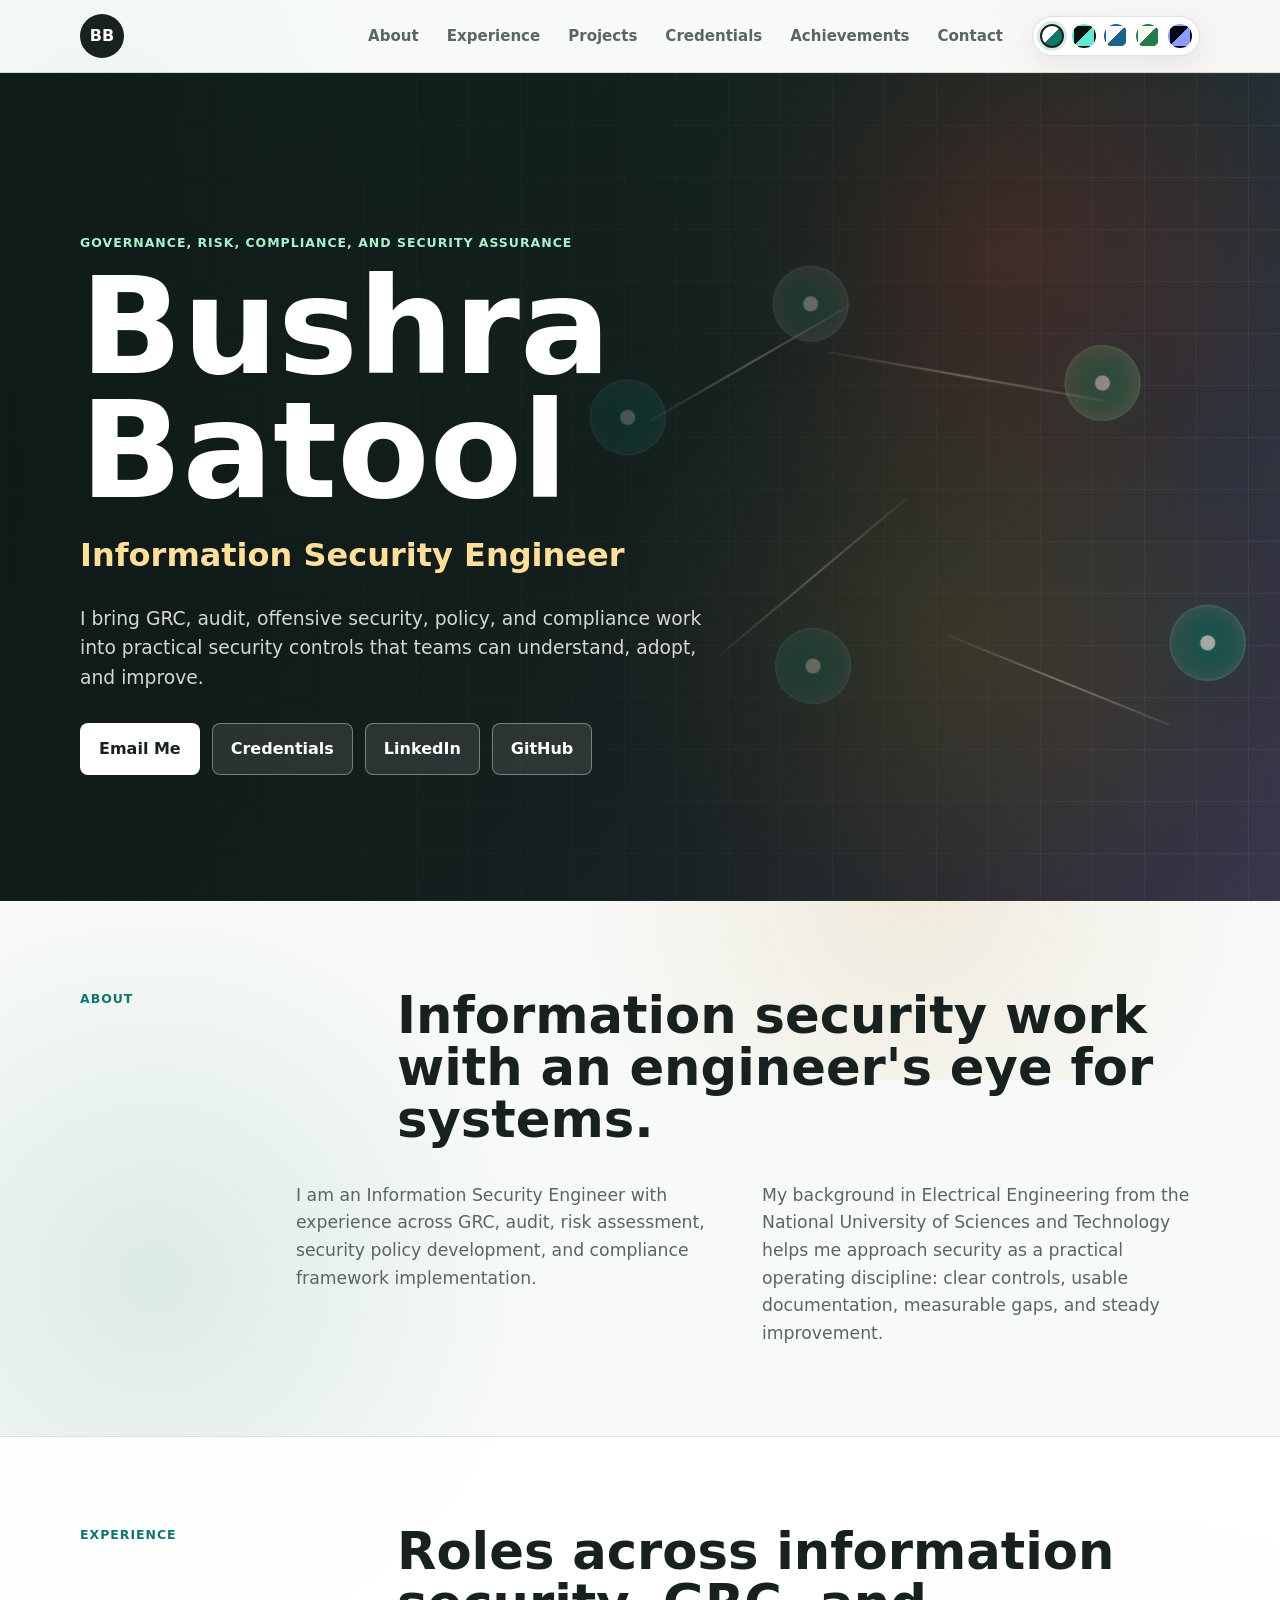
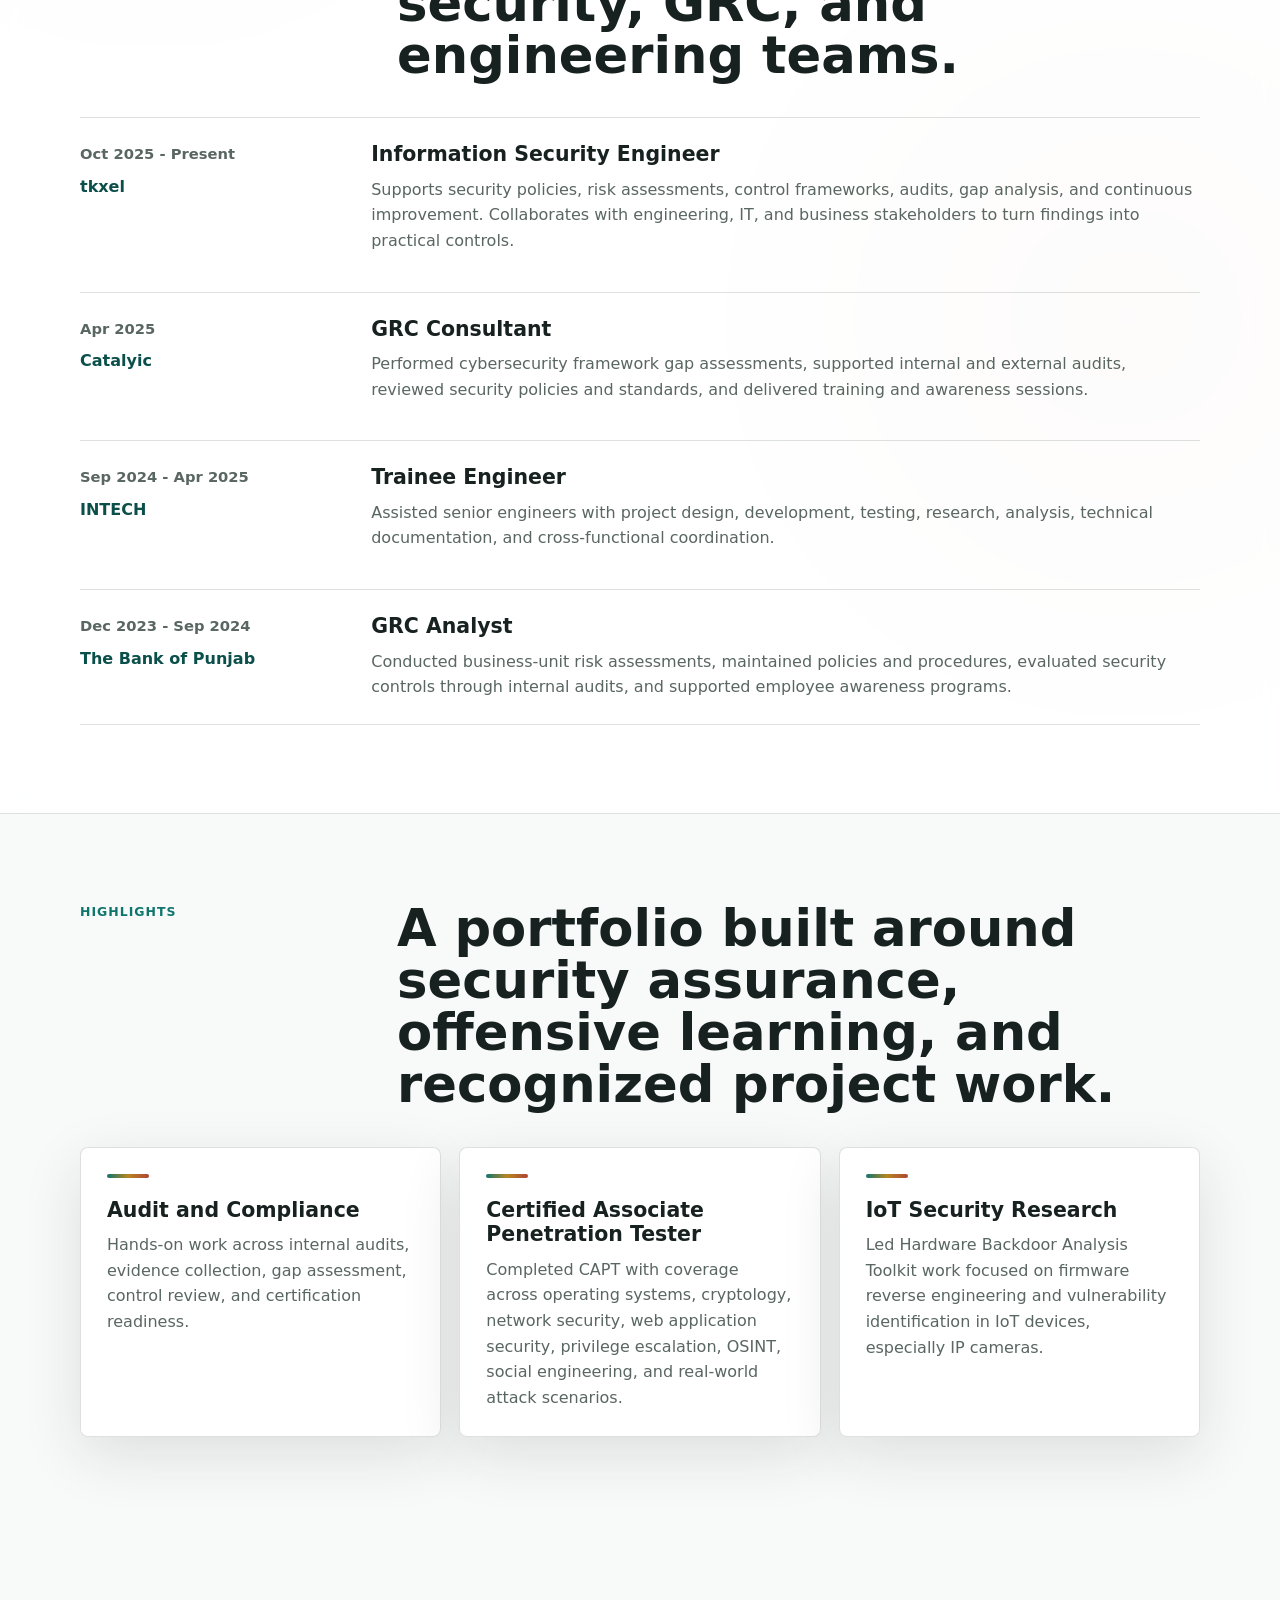
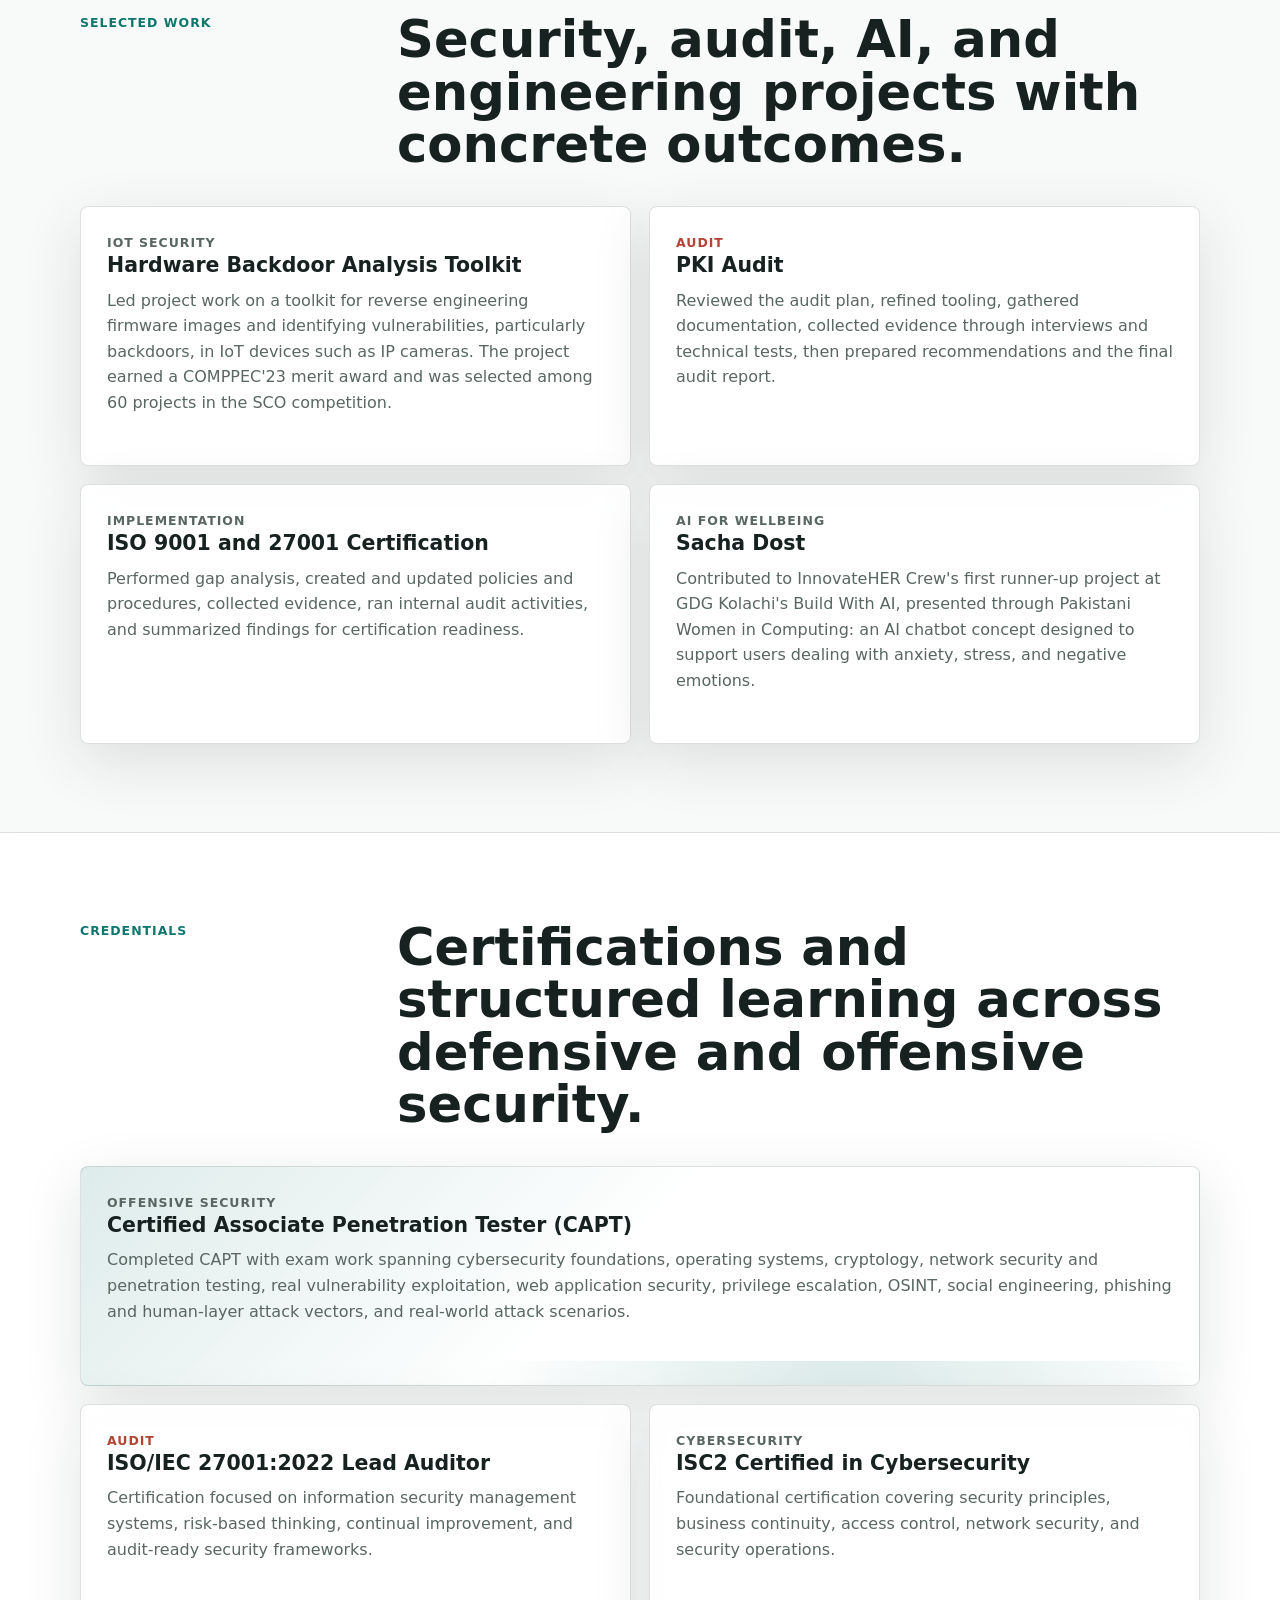
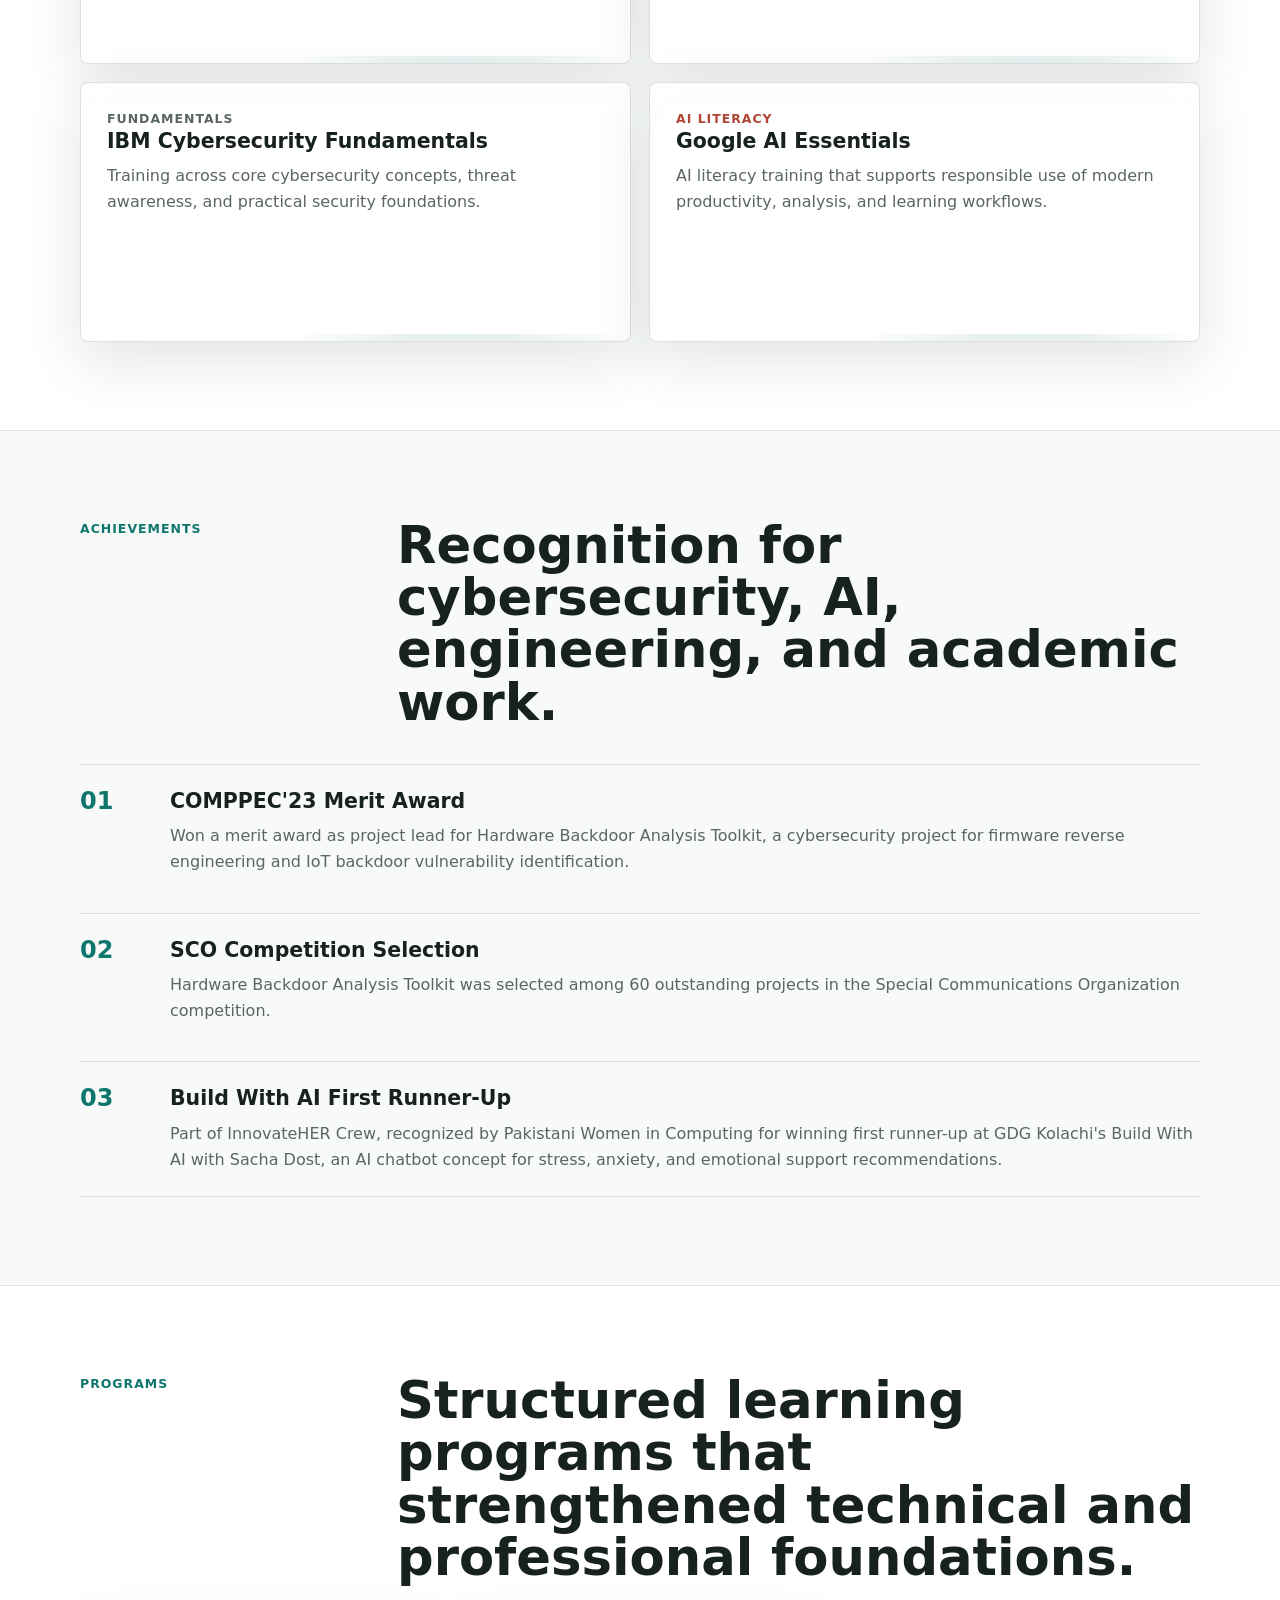
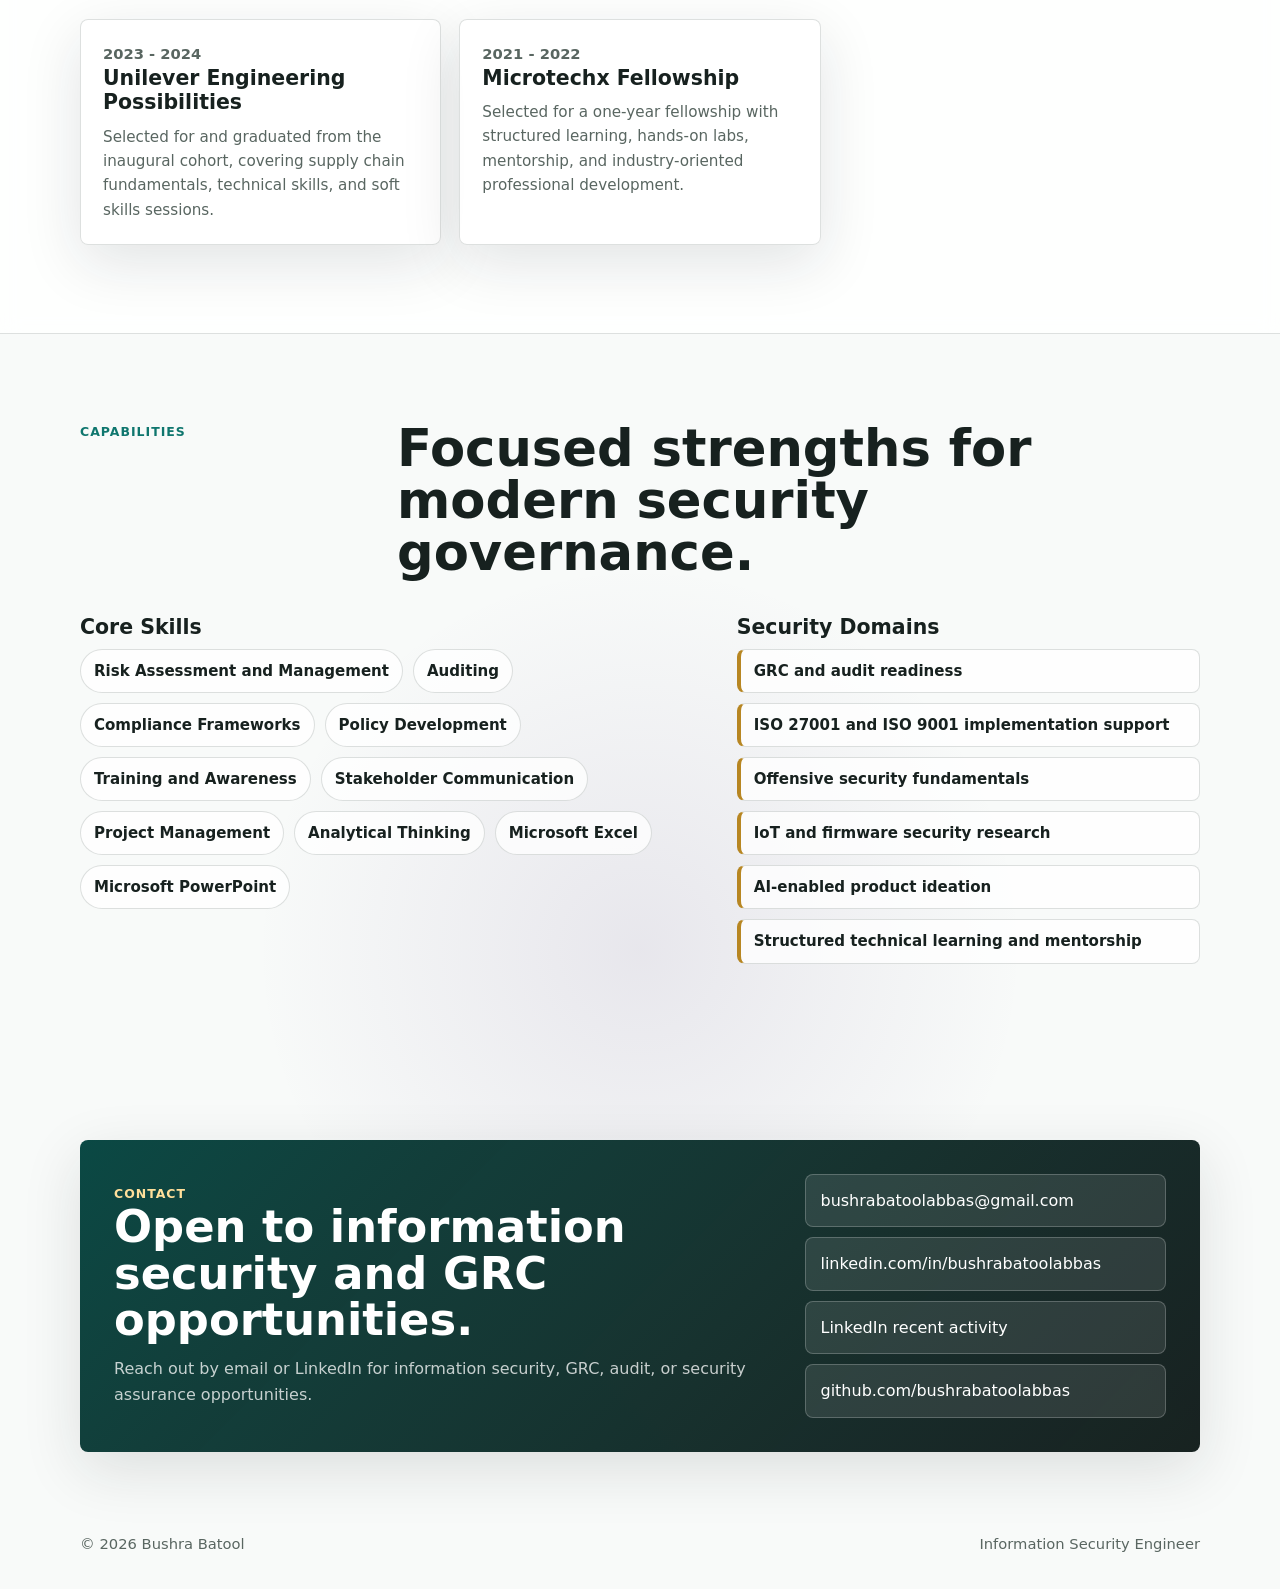
<file: index.html>
<!doctype html>
<html lang="en">
  <head>
    <meta charset="utf-8">
    <meta name="viewport" content="width=device-width, initial-scale=1">
    <meta name="description" content="Bushra Batool is an Information Security Engineer focused on GRC, audits, risk management, ISO 27001, offensive security basics, IoT security research, policies, and awareness.">
    <meta name="theme-color" content="#0f766e">
    <meta property="og:title" content="Bushra Batool | Information Security Engineer">
    <meta property="og:description" content="GRC, audits, ISO 27001, CAPT, IoT security research, policy development, and security awareness.">
    <meta property="og:type" content="website">
    <title>Bushra Batool | Information Security Engineer</title>
    <link rel="stylesheet" href="styles.css">
  </head>
  <body>
    <canvas class="live-background" id="live-background" aria-hidden="true"></canvas>
    <a class="skip-link" href="#main">Skip to content</a>

    <header class="site-header" aria-label="Primary">
      <nav class="nav">
        <a class="brand" href="index.html#top" aria-label="Bushra Batool home">BB</a>
        <button class="nav-toggle" type="button" aria-label="Open navigation" aria-expanded="false">
          <span></span>
          <span></span>
          <span></span>
        </button>
        <div class="nav-links">
          <a href="index.html#about">About</a>
          <a href="index.html#experience">Experience</a>
          <a href="index.html#projects">Projects</a>
          <a href="index.html#credentials">Credentials</a>
          <a href="index.html#achievements">Achievements</a>
          <a href="index.html#contact">Contact</a>
        </div>
        <div class="theme-switcher" aria-label="Theme picker">
          <button class="theme-swatch swatch-light" type="button" data-theme-value="light" aria-label="Use light theme" title="Light theme"></button>
          <button class="theme-swatch swatch-dark" type="button" data-theme-value="dark" aria-label="Use dark theme" title="Dark theme"></button>
          <button class="theme-swatch swatch-professional" type="button" data-theme-value="professional" aria-label="Use professional theme" title="Professional theme"></button>
          <button class="theme-swatch swatch-forest" type="button" data-theme-value="forest" aria-label="Use forest theme" title="Forest theme"></button>
          <button class="theme-swatch swatch-space" type="button" data-theme-value="space" aria-label="Use space theme" title="Space theme"></button>
        </div>
      </nav>
    </header>

    <main id="main">
      <section class="hero" id="top" aria-labelledby="hero-title">
        <div class="hero-visual" aria-hidden="true">
          <div class="grid-plane"></div>
          <div class="control-map">
            <span class="node node-a"></span>
            <span class="node node-b"></span>
            <span class="node node-c"></span>
            <span class="node node-d"></span>
            <span class="node node-e"></span>
            <span class="line line-one"></span>
            <span class="line line-two"></span>
            <span class="line line-three"></span>
            <span class="line line-four"></span>
          </div>
        </div>
        <div class="hero-content">
          <p class="eyebrow">Governance, risk, compliance, and security assurance</p>
          <h1 id="hero-title">Bushra Batool</h1>
          <p class="hero-role">Information Security Engineer</p>
          <p class="hero-summary">
            I bring GRC, audit, offensive security, policy, and compliance work into practical security controls that teams can understand, adopt, and improve.
          </p>
          <div class="hero-actions" aria-label="Contact links">
            <a class="button primary" href="mailto:bushrabatoolabbas@gmail.com">Email Me</a>
            <a class="button secondary" href="#credentials">Credentials</a>
            <a class="button secondary" href="https://www.linkedin.com/in/bushrabatoolabbas/" rel="noreferrer">LinkedIn</a>
            <a class="button secondary" href="https://github.com/bushrabatoolabbas" rel="noreferrer">GitHub</a>
          </div>
        </div>
      </section>

      <section class="section about" id="about" aria-labelledby="about-title">
        <div class="section-heading">
          <p class="section-kicker">About</p>
          <h2 id="about-title">Information security work with an engineer's eye for systems.</h2>
        </div>
        <div class="about-grid">
          <p>
            I am an Information Security Engineer with experience across GRC, audit, risk assessment, security policy development, and compliance framework implementation.
          </p>
          <p>
            My background in Electrical Engineering from the National University of Sciences and Technology helps me approach security as a practical operating discipline: clear controls, usable documentation, measurable gaps, and steady improvement.
          </p>
        </div>
      </section>

      <section class="section band" id="experience" aria-labelledby="experience-title">
        <div class="section-heading">
          <p class="section-kicker">Experience</p>
          <h2 id="experience-title">Roles across information security, GRC, and engineering teams.</h2>
        </div>
        <div class="timeline">
          <article class="timeline-item">
            <div class="timeline-meta">
              <span>Oct 2025 - Present</span>
              <strong>tkxel</strong>
            </div>
            <div class="timeline-body">
              <h3>Information Security Engineer</h3>
              <p>
                Supports security policies, risk assessments, control frameworks, audits, gap analysis, and continuous improvement. Collaborates with engineering, IT, and business stakeholders to turn findings into practical controls.
              </p>
            </div>
          </article>

          <article class="timeline-item">
            <div class="timeline-meta">
              <span>Apr 2025</span>
              <strong>Catalyic</strong>
            </div>
            <div class="timeline-body">
              <h3>GRC Consultant</h3>
              <p>
                Performed cybersecurity framework gap assessments, supported internal and external audits, reviewed security policies and standards, and delivered training and awareness sessions.
              </p>
            </div>
          </article>

          <article class="timeline-item">
            <div class="timeline-meta">
              <span>Sep 2024 - Apr 2025</span>
              <strong>INTECH</strong>
            </div>
            <div class="timeline-body">
              <h3>Trainee Engineer</h3>
              <p>
                Assisted senior engineers with project design, development, testing, research, analysis, technical documentation, and cross-functional coordination.
              </p>
            </div>
          </article>

          <article class="timeline-item">
            <div class="timeline-meta">
              <span>Dec 2023 - Sep 2024</span>
              <strong>The Bank of Punjab</strong>
            </div>
            <div class="timeline-body">
              <h3>GRC Analyst</h3>
              <p>
                Conducted business-unit risk assessments, maintained policies and procedures, evaluated security controls through internal audits, and supported employee awareness programs.
              </p>
            </div>
          </article>
        </div>
      </section>

      <section class="section highlights" aria-labelledby="highlights-title">
        <div class="section-heading">
          <p class="section-kicker">Highlights</p>
          <h2 id="highlights-title">A portfolio built around security assurance, offensive learning, and recognized project work.</h2>
        </div>
        <div class="highlight-grid">
          <article class="highlight-card">
            <span class="highlight-mark"></span>
            <h3>Audit and Compliance</h3>
            <p>Hands-on work across internal audits, evidence collection, gap assessment, control review, and certification readiness.</p>
          </article>
          <article class="highlight-card">
            <span class="highlight-mark"></span>
            <h3>Certified Associate Penetration Tester</h3>
            <p>Completed CAPT with coverage across operating systems, cryptology, network security, web application security, privilege escalation, OSINT, social engineering, and real-world attack scenarios.</p>
          </article>
          <article class="highlight-card">
            <span class="highlight-mark"></span>
            <h3>IoT Security Research</h3>
            <p>Led Hardware Backdoor Analysis Toolkit work focused on firmware reverse engineering and vulnerability identification in IoT devices, especially IP cameras.</p>
          </article>
        </div>
      </section>

      <section class="section" id="projects" aria-labelledby="projects-title">
        <div class="section-heading">
          <p class="section-kicker">Selected Work</p>
          <h2 id="projects-title">Security, audit, AI, and engineering projects with concrete outcomes.</h2>
        </div>
        <div class="project-grid">
          <article class="project-card">
            <p class="project-label">IoT Security</p>
            <h3>Hardware Backdoor Analysis Toolkit</h3>
            <p>
              Led project work on a toolkit for reverse engineering firmware images and identifying vulnerabilities, particularly backdoors, in IoT devices such as IP cameras. The project earned a COMPPEC'23 merit award and was selected among 60 projects in the SCO competition.
            </p>
          </article>
          <article class="project-card">
            <p class="project-label">Audit</p>
            <h3>PKI Audit</h3>
            <p>
              Reviewed the audit plan, refined tooling, gathered documentation, collected evidence through interviews and technical tests, then prepared recommendations and the final audit report.
            </p>
          </article>
          <article class="project-card">
            <p class="project-label">Implementation</p>
            <h3>ISO 9001 and 27001 Certification</h3>
            <p>
              Performed gap analysis, created and updated policies and procedures, collected evidence, ran internal audit activities, and summarized findings for certification readiness.
            </p>
          </article>
          <article class="project-card">
            <p class="project-label">AI for Wellbeing</p>
            <h3>Sacha Dost</h3>
            <p>
              Contributed to InnovateHER Crew's first runner-up project at GDG Kolachi's Build With AI, presented through Pakistani Women in Computing: an AI chatbot concept designed to support users dealing with anxiety, stress, and negative emotions.
            </p>
          </article>
        </div>
      </section>

      <section class="section band" id="credentials" aria-labelledby="credentials-title">
        <div class="section-heading">
          <p class="section-kicker">Credentials</p>
          <h2 id="credentials-title">Certifications and structured learning across defensive and offensive security.</h2>
        </div>
        <div class="credential-grid">
          <article class="credential-card featured">
            <p class="project-label">Offensive Security</p>
            <h3>Certified Associate Penetration Tester (CAPT)</h3>
            <p>
              Completed CAPT with exam work spanning cybersecurity foundations, operating systems, cryptology, network security and penetration testing, real vulnerability exploitation, web application security, privilege escalation, OSINT, social engineering, phishing and human-layer attack vectors, and real-world attack scenarios.
            </p>
          </article>
          <article class="credential-card">
            <p class="project-label">Audit</p>
            <h3>ISO/IEC 27001:2022 Lead Auditor</h3>
            <p>
              Certification focused on information security management systems, risk-based thinking, continual improvement, and audit-ready security frameworks.
            </p>
          </article>
          <article class="credential-card">
            <p class="project-label">Cybersecurity</p>
            <h3>ISC2 Certified in Cybersecurity</h3>
            <p>
              Foundational certification covering security principles, business continuity, access control, network security, and security operations.
            </p>
          </article>
          <article class="credential-card">
            <p class="project-label">Fundamentals</p>
            <h3>IBM Cybersecurity Fundamentals</h3>
            <p>
              Training across core cybersecurity concepts, threat awareness, and practical security foundations.
            </p>
          </article>
          <article class="credential-card">
            <p class="project-label">AI Literacy</p>
            <h3>Google AI Essentials</h3>
            <p>
              AI literacy training that supports responsible use of modern productivity, analysis, and learning workflows.
            </p>
          </article>
        </div>
      </section>

      <section class="section" id="achievements" aria-labelledby="achievements-title">
        <div class="section-heading">
          <p class="section-kicker">Achievements</p>
          <h2 id="achievements-title">Recognition for cybersecurity, AI, engineering, and academic work.</h2>
        </div>
        <div class="achievement-list">
          <article class="achievement-item">
            <span>01</span>
            <div>
              <h3>COMPPEC'23 Merit Award</h3>
              <p>
                Won a merit award as project lead for Hardware Backdoor Analysis Toolkit, a cybersecurity project for firmware reverse engineering and IoT backdoor vulnerability identification.
              </p>
            </div>
          </article>
          <article class="achievement-item">
            <span>02</span>
            <div>
              <h3>SCO Competition Selection</h3>
              <p>
                Hardware Backdoor Analysis Toolkit was selected among 60 outstanding projects in the Special Communications Organization competition.
              </p>
            </div>
          </article>
          <article class="achievement-item">
            <span>03</span>
            <div>
              <h3>Build With AI First Runner-Up</h3>
              <p>
                Part of InnovateHER Crew, recognized by Pakistani Women in Computing for winning first runner-up at GDG Kolachi's Build With AI with Sacha Dost, an AI chatbot concept for stress, anxiety, and emotional support recommendations.
              </p>
            </div>
          </article>
        </div>
      </section>

      <section class="section band" id="programs" aria-labelledby="programs-title">
        <div class="section-heading">
          <p class="section-kicker">Programs</p>
          <h2 id="programs-title">Structured learning programs that strengthened technical and professional foundations.</h2>
        </div>
        <div class="mini-timeline">
          <article>
            <span>2023 - 2024</span>
            <h3>Unilever Engineering Possibilities</h3>
            <p>Selected for and graduated from the inaugural cohort, covering supply chain fundamentals, technical skills, and soft skills sessions.</p>
          </article>
          <article>
            <span>2021 - 2022</span>
            <h3>Microtechx Fellowship</h3>
            <p>Selected for a one-year fellowship with structured learning, hands-on labs, mentorship, and industry-oriented professional development.</p>
          </article>
        </div>
      </section>

      <section class="section split" id="capabilities" aria-labelledby="skills-title">
        <div class="section-heading">
          <p class="section-kicker">Capabilities</p>
          <h2 id="skills-title">Focused strengths for modern security governance.</h2>
        </div>
        <div class="capability-layout">
          <div>
            <h3>Core Skills</h3>
            <ul class="tag-list">
              <li>Risk Assessment and Management</li>
              <li>Auditing</li>
              <li>Compliance Frameworks</li>
              <li>Policy Development</li>
              <li>Training and Awareness</li>
              <li>Stakeholder Communication</li>
              <li>Project Management</li>
              <li>Analytical Thinking</li>
              <li>Microsoft Excel</li>
              <li>Microsoft PowerPoint</li>
            </ul>
          </div>
          <div>
            <h3>Security Domains</h3>
            <ul class="credential-list">
              <li>GRC and audit readiness</li>
              <li>ISO 27001 and ISO 9001 implementation support</li>
              <li>Offensive security fundamentals</li>
              <li>IoT and firmware security research</li>
              <li>AI-enabled product ideation</li>
              <li>Structured technical learning and mentorship</li>
            </ul>
          </div>
        </div>
      </section>

      <section class="section contact" id="contact" aria-labelledby="contact-title">
        <div class="contact-panel">
          <div>
            <p class="section-kicker">Contact</p>
            <h2 id="contact-title">Open to information security and GRC opportunities.</h2>
            <p>
              Reach out by email or LinkedIn for information security, GRC, audit, or security assurance opportunities.
            </p>
          </div>
          <div class="contact-links">
            <a href="mailto:bushrabatoolabbas@gmail.com">bushrabatoolabbas@gmail.com</a>
            <a href="https://www.linkedin.com/in/bushrabatoolabbas/" rel="noreferrer">linkedin.com/in/bushrabatoolabbas</a>
            <a href="https://www.linkedin.com/in/bushrabatoolabbas/recent-activity/all/" rel="noreferrer">LinkedIn recent activity</a>
            <a href="https://github.com/bushrabatoolabbas" rel="noreferrer">github.com/bushrabatoolabbas</a>
          </div>
        </div>
      </section>
    </main>

    <footer class="site-footer">
      <span>&copy; <span id="year">2026</span> Bushra Batool</span>
      <span>Information Security Engineer</span>
    </footer>

    <script src="script.js"></script>
  </body>
</html>
</file>
<file: styles.css>
:root {
  --ink: #17211f;
  --muted: #596661;
  --page: #f8faf9;
  --surface: rgba(255, 255, 255, 0.92);
  --surface-solid: #ffffff;
  --line: rgba(46, 64, 58, 0.16);
  --primary: #0f766e;
  --primary-dark: #0b4f4a;
  --accent: #b04535;
  --warm: #b78622;
  --violet: #514282;
  --hero-1: #103f3c;
  --hero-2: #20322f;
  --hero-3: #4d415f;
  --hero-overlay: rgba(15, 24, 22, 0.92);
  --cursor-rgb: 15, 118, 110;
  --shadow: 0 18px 60px rgba(21, 31, 29, 0.12);
  --radius: 8px;
  --max: 1120px;
}

html[data-theme="dark"] {
  --ink: #ecf4f1;
  --muted: #a9bbb5;
  --page: #0d1211;
  --surface: rgba(21, 31, 29, 0.9);
  --surface-solid: #151f1d;
  --line: rgba(217, 232, 226, 0.15);
  --primary: #5eead4;
  --primary-dark: #99f6e4;
  --accent: #f97357;
  --warm: #f5c451;
  --violet: #a78bfa;
  --hero-1: #071817;
  --hero-2: #10231f;
  --hero-3: #271f3d;
  --hero-overlay: rgba(7, 12, 11, 0.9);
  --cursor-rgb: 94, 234, 212;
}

html[data-theme="professional"] {
  --ink: #172033;
  --muted: #5b6475;
  --page: #f4f6f9;
  --surface: rgba(255, 255, 255, 0.94);
  --surface-solid: #ffffff;
  --line: rgba(31, 45, 66, 0.16);
  --primary: #1f5f8b;
  --primary-dark: #16476a;
  --accent: #7c3aed;
  --warm: #a16207;
  --violet: #334155;
  --hero-1: #0f2741;
  --hero-2: #1e3a5f;
  --hero-3: #22314a;
  --hero-overlay: rgba(10, 22, 36, 0.92);
  --cursor-rgb: 31, 95, 139;
}

html[data-theme="forest"] {
  --ink: #13231b;
  --muted: #55645b;
  --page: #f4f8f1;
  --surface: rgba(255, 255, 250, 0.92);
  --surface-solid: #fffffa;
  --line: rgba(44, 83, 60, 0.18);
  --primary: #287848;
  --primary-dark: #1d5735;
  --accent: #8f5b22;
  --warm: #b58a21;
  --violet: #3f5f50;
  --hero-1: #12351f;
  --hero-2: #244d31;
  --hero-3: #5a4c29;
  --hero-overlay: rgba(11, 27, 16, 0.9);
  --cursor-rgb: 40, 120, 72;
}

html[data-theme="space"] {
  --ink: #eef2ff;
  --muted: #b8c2e3;
  --page: #070816;
  --surface: rgba(15, 18, 40, 0.9);
  --surface-solid: #101329;
  --line: rgba(205, 214, 255, 0.16);
  --primary: #8b9cff;
  --primary-dark: #c4ccff;
  --accent: #ff5c8a;
  --warm: #ffd166;
  --violet: #c084fc;
  --hero-1: #070816;
  --hero-2: #111b46;
  --hero-3: #3b1b65;
  --hero-overlay: rgba(6, 7, 20, 0.9);
  --cursor-rgb: 139, 156, 255;
}

* {
  box-sizing: border-box;
}

html {
  scroll-behavior: smooth;
}

body {
  position: relative;
  min-height: 100vh;
  margin: 0;
  background:
    radial-gradient(circle at 12% 16%, rgba(var(--cursor-rgb), 0.12), transparent 30vw),
    radial-gradient(circle at 88% 24%, rgba(185, 67, 47, 0.12), transparent 32vw),
    radial-gradient(circle at 50% 92%, rgba(85, 60, 123, 0.1), transparent 30vw),
    var(--page);
  color: var(--ink);
  font-family: Inter, ui-sans-serif, system-ui, -apple-system, BlinkMacSystemFont, "Segoe UI", sans-serif;
  line-height: 1.6;
  overflow-x: hidden;
}

body::before {
  content: "";
  position: fixed;
  inset: -20%;
  z-index: 0;
  background:
    radial-gradient(circle at 20% 25%, rgba(var(--cursor-rgb), 0.18), transparent 22%),
    radial-gradient(circle at 80% 15%, rgba(185, 67, 47, 0.14), transparent 20%),
    radial-gradient(circle at 65% 85%, rgba(183, 131, 31, 0.13), transparent 22%);
  animation: ambientDrift 18s ease-in-out infinite alternate;
  pointer-events: none;
}

a {
  color: inherit;
}

button,
a {
  -webkit-tap-highlight-color: transparent;
}

.live-background {
  position: fixed;
  inset: 0;
  z-index: 0;
  width: 100%;
  height: 100%;
  pointer-events: none;
  opacity: 0.72;
}

.cursor-spot {
  position: fixed;
  left: 0;
  top: 0;
  z-index: 80;
  width: 18px;
  height: 18px;
  border-radius: 50%;
  border: 1px solid rgba(var(--cursor-rgb), 0.48);
  background: rgba(var(--cursor-rgb), 0.1);
  box-shadow: 0 0 18px rgba(var(--cursor-rgb), 0.18);
  pointer-events: none;
  transform: translate3d(-100px, -100px, 0);
  transition: opacity 120ms ease;
  will-change: transform;
}

.skip-link {
  position: fixed;
  top: 12px;
  left: 12px;
  z-index: 100;
  transform: translateY(-140%);
  background: var(--ink);
  color: white;
  padding: 10px 14px;
  border-radius: var(--radius);
  transition: transform 160ms ease;
}

.skip-link:focus {
  transform: translateY(0);
}

.site-header {
  position: sticky;
  top: 0;
  z-index: 30;
  background: color-mix(in srgb, var(--page) 82%, transparent);
  border-bottom: 1px solid var(--line);
  backdrop-filter: blur(18px);
}

.nav {
  width: min(100% - 32px, var(--max));
  min-height: 72px;
  margin: 0 auto;
  display: grid;
  grid-template-columns: auto 1fr auto;
  align-items: center;
  gap: 18px;
}

.brand {
  display: grid;
  place-items: center;
  width: 44px;
  height: 44px;
  border-radius: 50%;
  background: var(--ink);
  color: white;
  font-weight: 800;
  text-decoration: none;
  letter-spacing: 0;
}

.nav-links {
  display: flex;
  align-items: center;
  justify-content: flex-end;
  gap: 6px;
}

.nav-links a {
  padding: 10px 11px;
  color: var(--muted);
  font-size: 0.94rem;
  font-weight: 650;
  text-decoration: none;
  border-radius: var(--radius);
  white-space: nowrap;
}

.nav-links a:hover,
.nav-links a:focus-visible,
.nav-links a[aria-current="page"] {
  color: var(--ink);
  background: rgba(var(--cursor-rgb), 0.1);
}

.theme-switcher {
  display: flex;
  align-items: center;
  gap: 8px;
  padding: 7px;
  border: 1px solid var(--line);
  border-radius: 999px;
  background: var(--surface);
  box-shadow: 0 8px 26px rgba(21, 31, 29, 0.08);
}

.theme-swatch {
  width: 24px;
  height: 24px;
  border: 2px solid transparent;
  border-radius: 50%;
  cursor: pointer;
}

.theme-swatch[aria-pressed="true"] {
  border-color: var(--ink);
  box-shadow: 0 0 0 3px rgba(var(--cursor-rgb), 0.16);
}

.swatch-light {
  background: linear-gradient(135deg, #ffffff 0 48%, #0f766e 49% 100%);
}

.swatch-dark {
  background: linear-gradient(135deg, #0d1211 0 48%, #5eead4 49% 100%);
}

.swatch-professional {
  background: linear-gradient(135deg, #f4f6f9 0 48%, #1f5f8b 49% 100%);
}

.swatch-forest {
  background: linear-gradient(135deg, #f4f8f1 0 48%, #287848 49% 100%);
}

.swatch-space {
  background: linear-gradient(135deg, #070816 0 48%, #8b9cff 49% 100%);
}

.nav-toggle {
  display: none;
  width: 44px;
  height: 44px;
  border: 1px solid var(--line);
  border-radius: var(--radius);
  background: var(--surface-solid);
  cursor: pointer;
}

.nav-toggle span {
  display: block;
  width: 18px;
  height: 2px;
  margin: 4px auto;
  background: var(--ink);
}

main,
.site-footer {
  position: relative;
  z-index: 1;
}

.hero {
  position: relative;
  min-height: calc(100svh - 72px);
  overflow: hidden;
  display: grid;
  align-content: center;
  padding: 92px max(24px, calc((100vw - var(--max)) / 2)) 92px;
  isolation: isolate;
  background: #111b19;
  color: white;
}

.hero::after,
.subhero::after {
  content: "";
  position: absolute;
  inset: 0;
  z-index: -1;
  background:
    linear-gradient(90deg, var(--hero-overlay) 0%, color-mix(in srgb, var(--hero-overlay) 78%, transparent) 48%, rgba(17, 27, 25, 0.24) 100%),
    radial-gradient(circle at 78% 22%, rgba(185, 67, 47, 0.42), transparent 26%),
    radial-gradient(circle at 74% 68%, rgba(183, 131, 31, 0.34), transparent 30%);
}

.hero-visual {
  position: absolute;
  inset: 0;
  z-index: -2;
  opacity: 0.96;
}

.grid-plane {
  position: absolute;
  inset: 0;
  background:
    linear-gradient(rgba(255, 255, 255, 0.08) 1px, transparent 1px),
    linear-gradient(90deg, rgba(255, 255, 255, 0.08) 1px, transparent 1px),
    linear-gradient(135deg, var(--hero-1), var(--hero-2) 46%, var(--hero-3));
  background-size: 52px 52px, 52px 52px, cover;
  animation: gridShift 18s linear infinite;
}

.control-map {
  position: absolute;
  width: min(56vw, 680px);
  aspect-ratio: 1.25;
  right: 3vw;
  top: 18%;
  transform: rotate(-8deg);
  filter: drop-shadow(0 18px 36px rgba(0, 0, 0, 0.28));
}

.node,
.line {
  position: absolute;
  display: block;
}

.node {
  width: 76px;
  height: 76px;
  border: 1px solid rgba(255, 255, 255, 0.34);
  border-radius: 50%;
  background:
    radial-gradient(circle, rgba(255, 255, 255, 0.92) 0 7px, transparent 8px),
    radial-gradient(circle, rgba(var(--cursor-rgb), 0.95), rgba(var(--cursor-rgb), 0.42));
  box-shadow: inset 0 0 22px rgba(255, 255, 255, 0.18), 0 0 38px rgba(var(--cursor-rgb), 0.34);
  animation: nodePulse 3.4s ease-in-out infinite;
}

.node-b,
.node-d {
  animation-delay: -1.2s;
}

.node-c,
.node-e {
  animation-delay: -2.1s;
}

.node-a { left: 6%; top: 22%; }
.node-b { left: 35%; top: 6%; background-color: rgba(185, 67, 47, 0.55); }
.node-c { right: 13%; top: 28%; background-color: rgba(183, 131, 31, 0.52); }
.node-d { left: 28%; bottom: 14%; background-color: rgba(85, 60, 123, 0.55); }
.node-e { right: 3%; bottom: 8%; }

.line {
  height: 2px;
  transform-origin: left center;
  background: linear-gradient(90deg, rgba(255, 255, 255, 0.15), rgba(255, 255, 255, 0.78), rgba(255, 255, 255, 0.15));
}

.line-one { width: 230px; left: 15%; top: 30%; transform: rotate(-22deg); }
.line-two { width: 280px; left: 42%; top: 22%; transform: rotate(18deg); }
.line-three { width: 245px; left: 20%; bottom: 25%; transform: rotate(-32deg); }
.line-four { width: 240px; right: 11%; bottom: 23%; transform: rotate(30deg); }

.hero-content {
  max-width: 720px;
  padding-top: 34px;
}

.eyebrow,
.section-kicker,
.project-label {
  margin: 0 0 12px;
  color: var(--primary);
  font-size: 0.78rem;
  font-weight: 800;
  letter-spacing: 0.08em;
  text-transform: uppercase;
}

.hero .eyebrow,
.subhero .eyebrow {
  color: #a7f3d0;
}

h1,
h2,
h3,
p {
  overflow-wrap: anywhere;
}

h1 {
  max-width: 12ch;
  margin: 0;
  font-size: clamp(3.6rem, 11vw, 8.4rem);
  line-height: 0.92;
  letter-spacing: 0;
}

.subhero h1 {
  max-width: 900px;
  font-size: clamp(3.2rem, 8vw, 6.7rem);
}

.hero-role {
  margin: 18px 0 0;
  color: #ffdf9a;
  font-size: clamp(1.28rem, 2.6vw, 2rem);
  font-weight: 760;
}

.hero-summary,
.subhero p {
  max-width: 640px;
  margin: 22px 0 0;
  color: rgba(255, 255, 255, 0.82);
  font-size: clamp(1rem, 1.6vw, 1.17rem);
}

.hero-actions {
  display: flex;
  flex-wrap: wrap;
  gap: 12px;
  margin-top: 30px;
}

.button {
  display: inline-flex;
  align-items: center;
  justify-content: center;
  min-height: 46px;
  padding: 12px 18px;
  border: 1px solid transparent;
  border-radius: var(--radius);
  font-weight: 760;
  text-decoration: none;
  transition: transform 160ms ease, background 160ms ease;
}

.button.primary {
  background: #ffffff;
  color: #17211f;
}

.button.secondary {
  color: white;
  border-color: rgba(255, 255, 255, 0.36);
  background: rgba(255, 255, 255, 0.1);
}

.button:hover,
.button:focus-visible {
  transform: translateY(-1px);
}

.subhero {
  position: relative;
  min-height: 56svh;
  overflow: hidden;
  display: grid;
  align-content: end;
  padding: 92px max(24px, calc((100vw - var(--max)) / 2)) 72px;
  isolation: isolate;
  background:
    linear-gradient(135deg, var(--hero-1), var(--hero-2) 52%, var(--hero-3));
  color: white;
}

.subhero::before {
  content: "";
  position: absolute;
  inset: 0;
  z-index: -2;
  background:
    linear-gradient(rgba(255, 255, 255, 0.08) 1px, transparent 1px),
    linear-gradient(90deg, rgba(255, 255, 255, 0.08) 1px, transparent 1px);
  background-size: 48px 48px;
  animation: gridShift 18s linear infinite;
}

.subhero-content {
  max-width: var(--max);
}

.section {
  width: min(100% - 32px, var(--max));
  margin: 0 auto;
  padding: 88px 0;
}

.band {
  position: relative;
  width: 100%;
  max-width: none;
  padding-left: max(16px, calc((100vw - var(--max)) / 2));
  padding-right: max(16px, calc((100vw - var(--max)) / 2));
  background: color-mix(in srgb, var(--surface-solid) 86%, transparent);
  border-block: 1px solid var(--line);
  backdrop-filter: blur(10px);
}

.section-heading {
  display: grid;
  grid-template-columns: minmax(180px, 0.35fr) minmax(0, 1fr);
  gap: 36px;
  align-items: start;
  margin-bottom: 36px;
}

.section-heading h2 {
  max-width: 800px;
  margin: 0;
  font-size: clamp(2rem, 4vw, 4rem);
  line-height: 1.02;
  letter-spacing: 0;
}

.about-grid {
  display: grid;
  grid-template-columns: repeat(2, minmax(0, 1fr));
  gap: 28px;
  margin-left: min(216px, 20vw);
}

.about-grid p {
  margin: 0;
  color: var(--muted);
  font-size: 1.08rem;
}

.timeline {
  display: grid;
  gap: 14px;
}

.timeline-item {
  display: grid;
  grid-template-columns: minmax(190px, 0.32fr) minmax(0, 1fr);
  gap: 26px;
  padding: 24px 0;
  border-top: 1px solid var(--line);
}

.timeline-item:last-child {
  border-bottom: 1px solid var(--line);
}

.timeline-meta span,
.mini-timeline span {
  display: block;
  color: var(--muted);
  font-size: 0.92rem;
  font-weight: 680;
}

.timeline-meta strong {
  display: block;
  margin-top: 8px;
  color: var(--primary-dark);
}

.timeline-body h3,
.project-card h3,
.capability-layout h3,
.highlight-card h3,
.credential-card h3,
.achievement-item h3,
.mini-timeline h3 {
  margin: 0 0 10px;
  font-size: 1.28rem;
  line-height: 1.2;
}

.timeline-body p,
.project-card p,
.contact p,
.highlight-card p,
.credential-card p,
.achievement-item p {
  margin: 0;
  color: var(--muted);
}

.highlight-grid,
.project-grid,
.credential-grid {
  display: grid;
  grid-template-columns: repeat(3, minmax(0, 1fr));
  gap: 18px;
}

.project-grid {
  grid-template-columns: repeat(2, minmax(0, 1fr));
}

.highlight-card,
.project-card,
.credential-card {
  position: relative;
  min-height: 260px;
  padding: 26px;
  border: 1px solid var(--line);
  border-radius: var(--radius);
  background: var(--surface);
  box-shadow: var(--shadow);
  backdrop-filter: blur(10px);
  overflow: hidden;
}

.highlight-card::after,
.credential-card::after {
  content: "";
  position: absolute;
  inset: auto -20% -44% 18%;
  height: 120px;
  background: radial-gradient(circle, rgba(var(--cursor-rgb), 0.16), transparent 64%);
  pointer-events: none;
}

.highlight-mark {
  display: block;
  width: 42px;
  height: 4px;
  margin-bottom: 20px;
  border-radius: 999px;
  background: linear-gradient(90deg, var(--primary), var(--warm), var(--accent));
}

.project-card:nth-child(2) .project-label,
.credential-card:nth-child(3n + 2) .project-label {
  color: var(--accent);
}

.credential-grid {
  grid-template-columns: repeat(2, minmax(0, 1fr));
}

.credential-card.featured {
  grid-column: span 2;
  min-height: 220px;
  background:
    linear-gradient(135deg, rgba(var(--cursor-rgb), 0.14), transparent 48%),
    var(--surface);
}

.capability-layout {
  display: grid;
  grid-template-columns: 1.15fr 0.85fr;
  gap: 30px;
}

.tag-list,
.credential-list {
  list-style: none;
  display: flex;
  flex-wrap: wrap;
  gap: 10px;
  padding: 0;
  margin: 0;
}

.tag-list li,
.credential-list li {
  border: 1px solid var(--line);
  border-radius: 999px;
  background: color-mix(in srgb, var(--surface-solid) 76%, transparent);
  padding: 9px 13px;
  color: var(--ink);
  font-size: 0.94rem;
  font-weight: 650;
}

.credential-list {
  display: grid;
}

.credential-list li {
  border-radius: var(--radius);
  border-left: 4px solid var(--warm);
}

.text-link {
  display: inline-flex;
  margin-top: 16px;
  color: var(--primary-dark);
  font-weight: 760;
  text-decoration: none;
  border-bottom: 2px solid color-mix(in srgb, var(--primary) 42%, transparent);
}

.achievement-list {
  display: grid;
  gap: 14px;
}

.achievement-item {
  display: grid;
  grid-template-columns: 68px minmax(0, 1fr);
  gap: 22px;
  padding: 24px 0;
  border-top: 1px solid var(--line);
}

.achievement-item:last-child {
  border-bottom: 1px solid var(--line);
}

.achievement-item > span {
  color: var(--primary);
  font-size: 1.5rem;
  font-weight: 800;
  line-height: 1;
}

.mini-timeline {
  display: grid;
  grid-template-columns: repeat(3, minmax(0, 1fr));
  gap: 18px;
}

.mini-timeline article {
  min-height: 160px;
  padding: 22px;
  border: 1px solid var(--line);
  border-radius: var(--radius);
  background: var(--surface);
  box-shadow: var(--shadow);
}

.mini-timeline p {
  margin: 0;
  color: var(--muted);
  font-size: 0.95rem;
}

.contact {
  padding-bottom: 56px;
}

.contact-panel {
  display: grid;
  grid-template-columns: minmax(0, 1fr) minmax(280px, 0.55fr);
  gap: 36px;
  align-items: center;
  padding: 34px;
  border-radius: var(--radius);
  color: white;
  background:
    linear-gradient(135deg, color-mix(in srgb, var(--primary-dark) 92%, black), rgba(23, 33, 31, 0.98)),
    linear-gradient(45deg, var(--primary), var(--violet));
  box-shadow: var(--shadow);
}

.contact-panel .section-kicker {
  color: #ffdf9a;
}

.contact-panel h2 {
  margin: 0 0 12px;
  font-size: clamp(1.8rem, 3.5vw, 3rem);
  line-height: 1.04;
  letter-spacing: 0;
}

.contact-panel p {
  color: rgba(255, 255, 255, 0.76);
}

.contact-links {
  display: grid;
  gap: 10px;
}

.contact-links a {
  display: block;
  padding: 13px 14px;
  border: 1px solid rgba(255, 255, 255, 0.22);
  border-radius: var(--radius);
  background: rgba(255, 255, 255, 0.1);
  color: white;
  text-decoration: none;
  overflow-wrap: anywhere;
}

.contact-links a:hover,
.contact-links a:focus-visible {
  background: rgba(255, 255, 255, 0.17);
}

.site-footer {
  width: min(100% - 32px, var(--max));
  margin: 0 auto;
  padding: 24px 0 34px;
  display: flex;
  justify-content: space-between;
  gap: 16px;
  color: var(--muted);
  font-size: 0.92rem;
}

@keyframes ambientDrift {
  0% {
    transform: translate3d(-2%, -1%, 0) rotate(0deg);
  }
  100% {
    transform: translate3d(2%, 1%, 0) rotate(8deg);
  }
}

@keyframes gridShift {
  0% {
    background-position: 0 0, 0 0, center;
  }
  100% {
    background-position: 52px 52px, -52px 52px, center;
  }
}

@keyframes nodePulse {
  0%,
  100% {
    transform: scale(1);
    opacity: 0.82;
  }
  50% {
    transform: scale(1.07);
    opacity: 1;
  }
}

@media (max-width: 920px) {
  .nav {
    grid-template-columns: auto auto 1fr;
  }

  .nav-toggle {
    display: block;
    order: 2;
  }

  .theme-switcher {
    justify-self: end;
    order: 3;
  }

  .nav-links {
    position: absolute;
    top: 72px;
    left: 16px;
    right: 16px;
    display: none;
    flex-direction: column;
    align-items: stretch;
    padding: 12px;
    border: 1px solid var(--line);
    border-radius: var(--radius);
    background: var(--surface-solid);
    box-shadow: var(--shadow);
  }

  .nav-links.is-open {
    display: flex;
  }

  .nav-links a {
    color: var(--ink);
  }

  .hero {
    padding-top: 68px;
  }

  .control-map {
    width: 92vw;
    right: -32vw;
    top: 12%;
    opacity: 0.55;
  }

  .hero::after,
  .subhero::after {
    background:
      linear-gradient(90deg, var(--hero-overlay), color-mix(in srgb, var(--hero-overlay) 74%, transparent)),
      radial-gradient(circle at 84% 18%, rgba(185, 67, 47, 0.35), transparent 30%);
  }

  .section-heading,
  .about-grid,
  .timeline-item,
  .project-grid,
  .highlight-grid,
  .credential-grid,
  .capability-layout,
  .contact-panel,
  .mini-timeline {
    grid-template-columns: 1fr;
  }

  .credential-card.featured {
    grid-column: span 1;
  }

  .section {
    padding-top: 64px;
    padding-bottom: 64px;
  }

  .about-grid {
    margin-left: 0;
  }

  .section-heading {
    gap: 10px;
  }

  .timeline-item {
    gap: 10px;
  }

  .project-card,
  .highlight-card,
  .credential-card {
    min-height: auto;
  }

  .site-footer {
    flex-direction: column;
  }
}

@media (max-width: 520px) {
  .nav {
    width: min(100% - 24px, var(--max));
    gap: 10px;
  }

  .theme-switcher {
    gap: 6px;
    padding: 6px;
  }

  .theme-swatch {
    width: 22px;
    height: 22px;
  }

  .hero,
  .subhero {
    padding-left: 16px;
    padding-right: 16px;
  }

  .button {
    width: 100%;
  }

  .contact-panel {
    padding: 24px;
  }

  .achievement-item {
    grid-template-columns: 1fr;
    gap: 8px;
  }
}

@media (prefers-reduced-motion: reduce) {
  *,
  *::before,
  *::after {
    scroll-behavior: auto !important;
    transition-duration: 0.01ms !important;
    animation-duration: 0.01ms !important;
    animation-iteration-count: 1 !important;
  }

  .live-background,
  .cursor-spot {
    display: none;
  }
}
</file>
